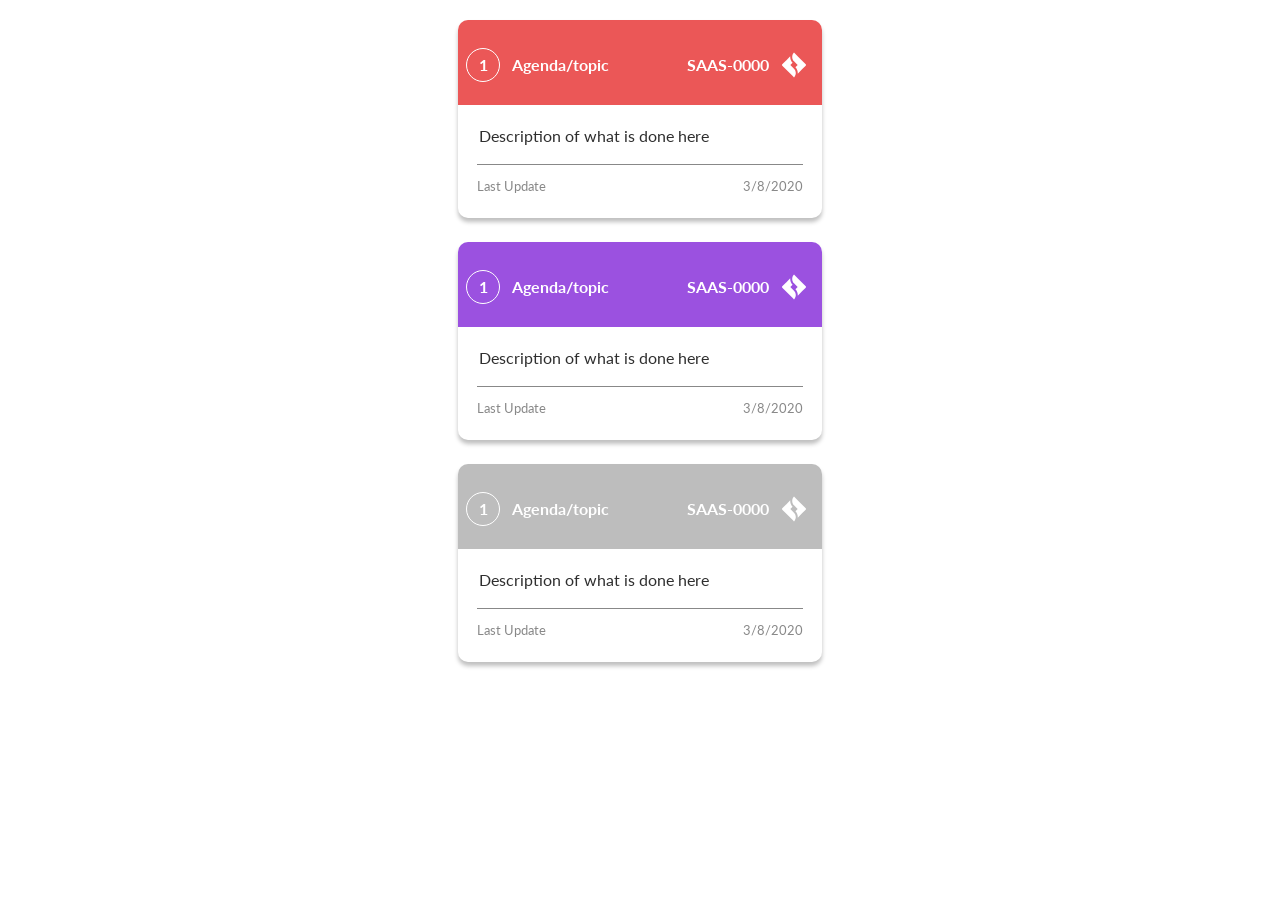
<file: Documents/examen 2 parcial(taller de programacion)/index.html>
<!DOCTYPE html>
<html lang="en">
<head>
    <meta charset="UTF-8">
    <meta http-equiv="X-UA-Compatible" content="IE=edge">
    <meta name="viewport" content="width=device-width, initial-scale=1.0">
    <link rel="stylesheet" href="./style.css">
    <link rel="preconnect" href="https://fonts.gstatic.com">
    <link href="https://fonts.googleapis.com/css2?family=Lato:wght@400;700&display=swap" rel="stylesheet">
    <title>Cards-helper</title>
</head>
<body>
    <section class="cards-container" id="app">
        <div class="card">
            <div class="card__header card-red">
                <div class="card-header__left">
                    <div class="elipse">
                        1</div>
                    <p>Agenda/topic</p>
                </div>
                <div class="card-header__right">
                    <p>SAAS-0000</p>
                    <img src="./assets/img/Vector.svg" alt="">
                </div>
            </div>
            <div class="card__main">
                <p>Description of what is done here</p>
            </div>
            <div class="card__footer">
                <p>Last Update</p>
                <p>3/8/2020</p>
            </div>
        </div>
        <div class="card">
            <div class="card__header card-purple">
                <div class="card-header__left">
                    <div class="elipse">
                        1</div>
                    <p>Agenda/topic</p>
                </div>
                <div class="card-header__right">
                    <p>SAAS-0000</p>
                    <img src="./assets/img/Vector.svg" alt="">
                </div>
            </div>
            <div class="card__main">
                <p>Description of what is done here</p>
            </div>
            <div class="card__footer">
                <p>Last Update</p>
                <p>3/8/2020</p>
            </div>
        </div>
        <div class="card">
            <div class="card__header card-gray">
                <div class="card-header__left">
                    <div class="elipse">
                        1</div>
                    <p>Agenda/topic</p>
                </div>
                <div class="card-header__right">
                    <p>SAAS-0000</p>
                    <img src="./assets/img/Vector.svg" alt="">
                </div>
            </div>
            <div class="card__main">
                <p>Description of what is done here</p>
            </div>
            <div class="card__footer">
                <p>Last Update</p>
                <p>3/8/2020</p>
            </div>
        </div>
    </section>
</body>
</html>
</file>
<file: Documents/examen 2 parcial(taller de programacion)/style.css>
:root{
    --red:#EB5757;
    --purple:#9B51E0;
    --gray:#BDBDBD;
    --white:#FFFFFF;
    --text-black:#2F2F2F;
    --text-gray:#888888;
}

body{
    font-family: 'Lato', sans-serif;
}
.cards-container{
    display: flex;
    flex-direction: column;
    justify-content: center;
}
.card{
    margin: 12px auto;
    max-width: 550px;
    min-width: 364px;
    border-radius: 10px;
    overflow: hidden;
    box-shadow: 0px 4px 4px rgba(0, 0, 0, 0.25);
}

.card-red{
    background-color: var(--red);
}
.card-purple{
    background-color: var(--purple);
}
.card-gray{
    background-color: var(--gray);
}

.card__header{
    
    font-weight: 700;
    color: var(--white) ;
    padding: 19px 16px 15px 8px;
    display: flex;
    justify-content: space-between;
}
.card-header__left{
    display: flex;
    align-items: center;
    
}
.elipse{
    width: 32px;
    height: 32px;
    border-radius: 50%;
    border: 1px solid var(--white);
    margin-right: 12px;
    display: flex;
    justify-content: center;
    align-items: center;
}
.card-header__right{
    display: flex;
    align-items: center;
}
.card-header__right p{
    margin-right: 13px;
}
.card__main{
    font-weight: 400;
    color: var(--text-black);
    line-height: 19px;
    margin: 21px 21px 10px;
}
.card__footer{
    color:var(--text-gray);
    font-weight: 400;
    font-size: 13px;
    line-height: 16px;
    margin: 19px 19px 11px;
    border-top: 1px solid var(--text-gray);
    display: flex;
    justify-content: space-between;
}
</file>
